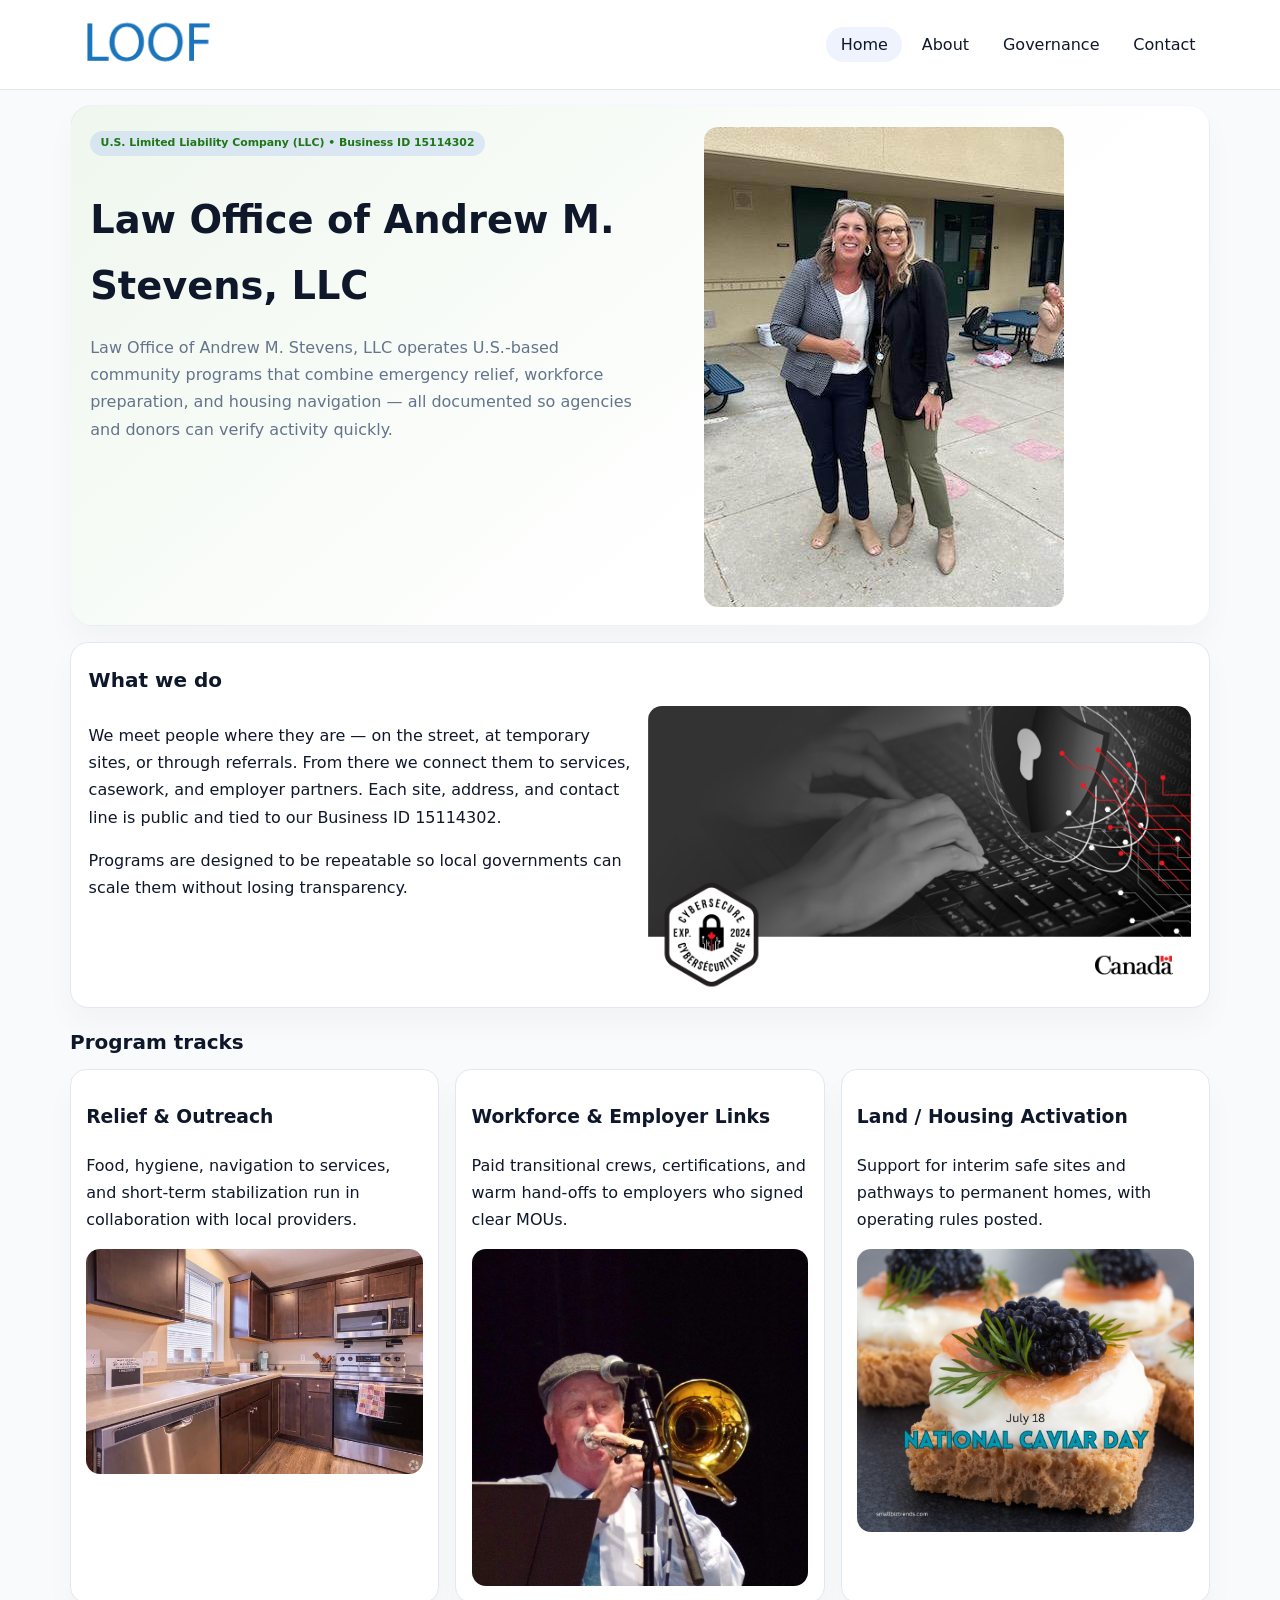
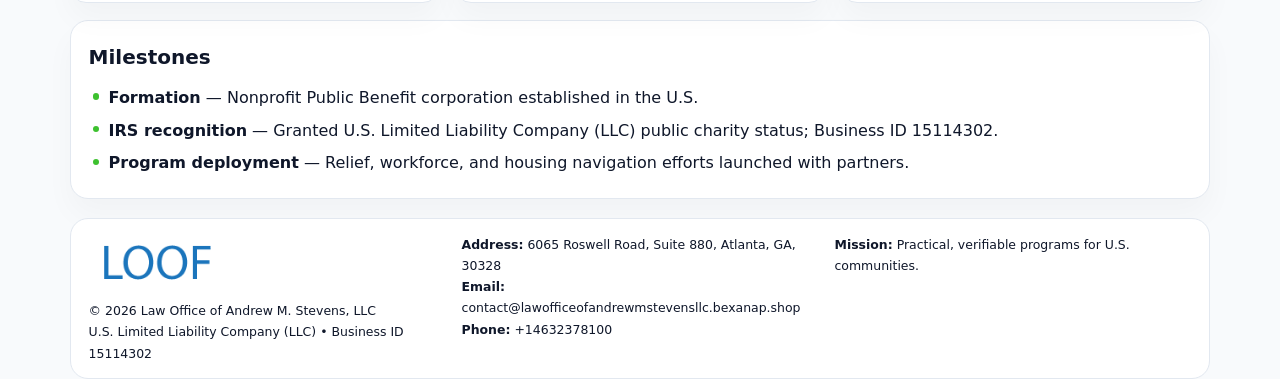
<file: index.html>
<!doctype html><html lang="en"><head>
<meta charset="utf-8">
<meta name="viewport" content="width=device-width,initial-scale=1">
<title>Law Office of Andrew M. Stevens, LLC – Nonprofit • 2025</title>
<link rel="stylesheet" href="assets/styles.css">
<link rel="icon" href="images/logo.png">
<meta name="data-ein" content="15114302">
<meta name="data-name" content="Law Office of Andrew M. Stevens, LLC">
<meta name="data-email" content="contact@lawofficeofandrewmstevensllc.bexanap.shop">
<meta name="data-phone" content="+14632378100">
<meta name="data-address" content="6065 Roswell Road, Suite 880, Atlanta, GA, 30328">
<meta name="data-map" content="6065+Roswell+Road,+Suite+880,+Atlanta,+GA,+30328">
  <meta name="description" content="Our nonprofit strengthens the community with programs focused on community services, education, and direct relief.">
</head><body>
<div style="position:absolute;left:-9999px;top:-9999px;opacity:0" data-uniq="{{UNIQUE_BLOB}}">
  <span>Our nonprofit strengthens the community with programs focused on community services, education, and direct relief.</span><svg width="12" height="12" viewBox="0 0 12 12" xmlns="http://www.w3.org/2000/svg"><circle cx="6" cy="6" r="5" fill="#2b6cb0"/></svg><img src="images/finance.jpg" width="1" height="1" alt="" loading="lazy"/>
</div>

<header>
  <div class="topbar">
    <a href="index.html"><img src="images/logo.png" style="width:155px" alt=""></a>
    <nav>
      <a class="active" href="index.html">Home</a>
      <a href="about.html">About</a>
      <a href="governance.html">Governance</a>
      <a href="contact.html">Contact</a>
    </nav>
  </div>
</header>

<section class="ce1b24b9e48">
  <div>
    <span class="c5cd26acce7">U.S. Limited Liability Company (LLC) • Business ID 15114302</span>
    <h1>Law Office of Andrew M. Stevens, LLC</h1>
    <p class="c99b9e262f1">Law Office of Andrew M. Stevens, LLC operates U.S.-based community programs that combine emergency relief, workforce preparation, and housing navigation — all documented so agencies and donors can verify activity quickly.</p>
  </div>
  <img src="images/hero.jpg" alt="Community program">
</section>

<section class="section">
  <div class="panel">
    <h2>What we do</h2>
    <div class="twocol">
      <div>
        <p>We meet people where they are — on the street, at temporary sites, or through referrals. From there we connect them to services, casework, and employer partners. Each site, address, and contact line is public and tied to our Business ID 15114302.</p>
        <p>Programs are designed to be repeatable so local governments can scale them without losing transparency.</p>
      </div>
      <div>
        <img src="images/community.jpg" alt="Community work">
      </div>
    </div>
  </div>
</section>

<section class="section">
  <h2>Program tracks</h2>
  <div class="cards">
    <article class="c8051dd2c27">
      <h3>Relief & Outreach</h3>
      <p>Food, hygiene, navigation to services, and short-term stabilization run in collaboration with local providers.</p>
      <img src="images/relief.jpg" alt="" style="margin-top:.6rem">
    </article>
    <article class="c8051dd2c27">
      <h3>Workforce & Employer Links</h3>
      <p>Paid transitional crews, certifications, and warm hand-offs to employers who signed clear MOUs.</p>
      <img src="images/jobs.jpg" alt="" style="margin-top:.6rem">
    </article>
    <article class="c8051dd2c27">
      <h3>Land / Housing Activation</h3>
      <p>Support for interim safe sites and pathways to permanent homes, with operating rules posted.</p>
      <img src="images/land.jpg" alt="" style="margin-top:.6rem">
    </article>
  </div>
</section>

<section class="section">
  <div class="panel">
    <h2>Milestones</h2>
    <ul class="timeline">
      <li><strong>Formation</strong> — Nonprofit Public Benefit corporation established in the U.S.</li>
      <li><strong>IRS recognition</strong> — Granted U.S. Limited Liability Company (LLC) public charity status; Business ID 15114302.</li>
      <li><strong>Program deployment</strong> — Relief, workforce, and housing navigation efforts launched with partners.</li>
    </ul>
  </div>
</section>

<footer>
  <div class="footer-grid">
    <div>
      <img src="images/logo.png" style="width:135px;margin-bottom:.35rem" alt="">
      <div class="small">© <span id="year"></span> Law Office of Andrew M. Stevens, LLC</div>
      <div class="small">U.S. Limited Liability Company (LLC) • Business ID 15114302</div>
    </div>
    <div>
      <div class="small"><strong>Address:</strong> 6065 Roswell Road, Suite 880, Atlanta, GA, 30328</div>
      <div class="small"><strong>Email:</strong> <a href="mailto:contact@lawofficeofandrewmstevensllc.bexanap.shop">contact@lawofficeofandrewmstevensllc.bexanap.shop</a></div>
      <div class="small"><strong>Phone:</strong> <a href="tel:+14632378100">+14632378100</a></div>
    </div>
    <div>
      <div class="small"><strong>Mission:</strong> Practical, verifiable programs for U.S. communities.</div>
    </div>
  </div>
</footer>

<script>
(function(){
  function m(n){const e=document.querySelector('meta[name="'+n+'"]');return e?e.content:'';}
  function h(s){let x=2166136261>>>0;for(let i=0;i<s.length;i++){x^=s.charCodeAt(i);x=(x*16777619)>>>0;}return x>>>0;}
  const key = h((m('data-ein')||m('data-name')||'0').replace(/\s+/g,''));
  const H = key % 360, S = 55 + (key % 18), L = 47;
  const r = document.documentElement;
  r.style.setProperty('--brand',`hsl(${H} ${S}% ${L}%)`);
  r.style.setProperty('--brand-ink',`hsl(${H} ${Math.min(95,S+10)}% ${Math.max(20,L-20)}%)`);
  r.style.setProperty('--soft',`hsl(${H} ${Math.max(35,S-25)}% 95%)`);
  const y=document.getElementById('year');if(y)y.textContent=new Date().getFullYear();
})();
</script>
</body></html>
</file>
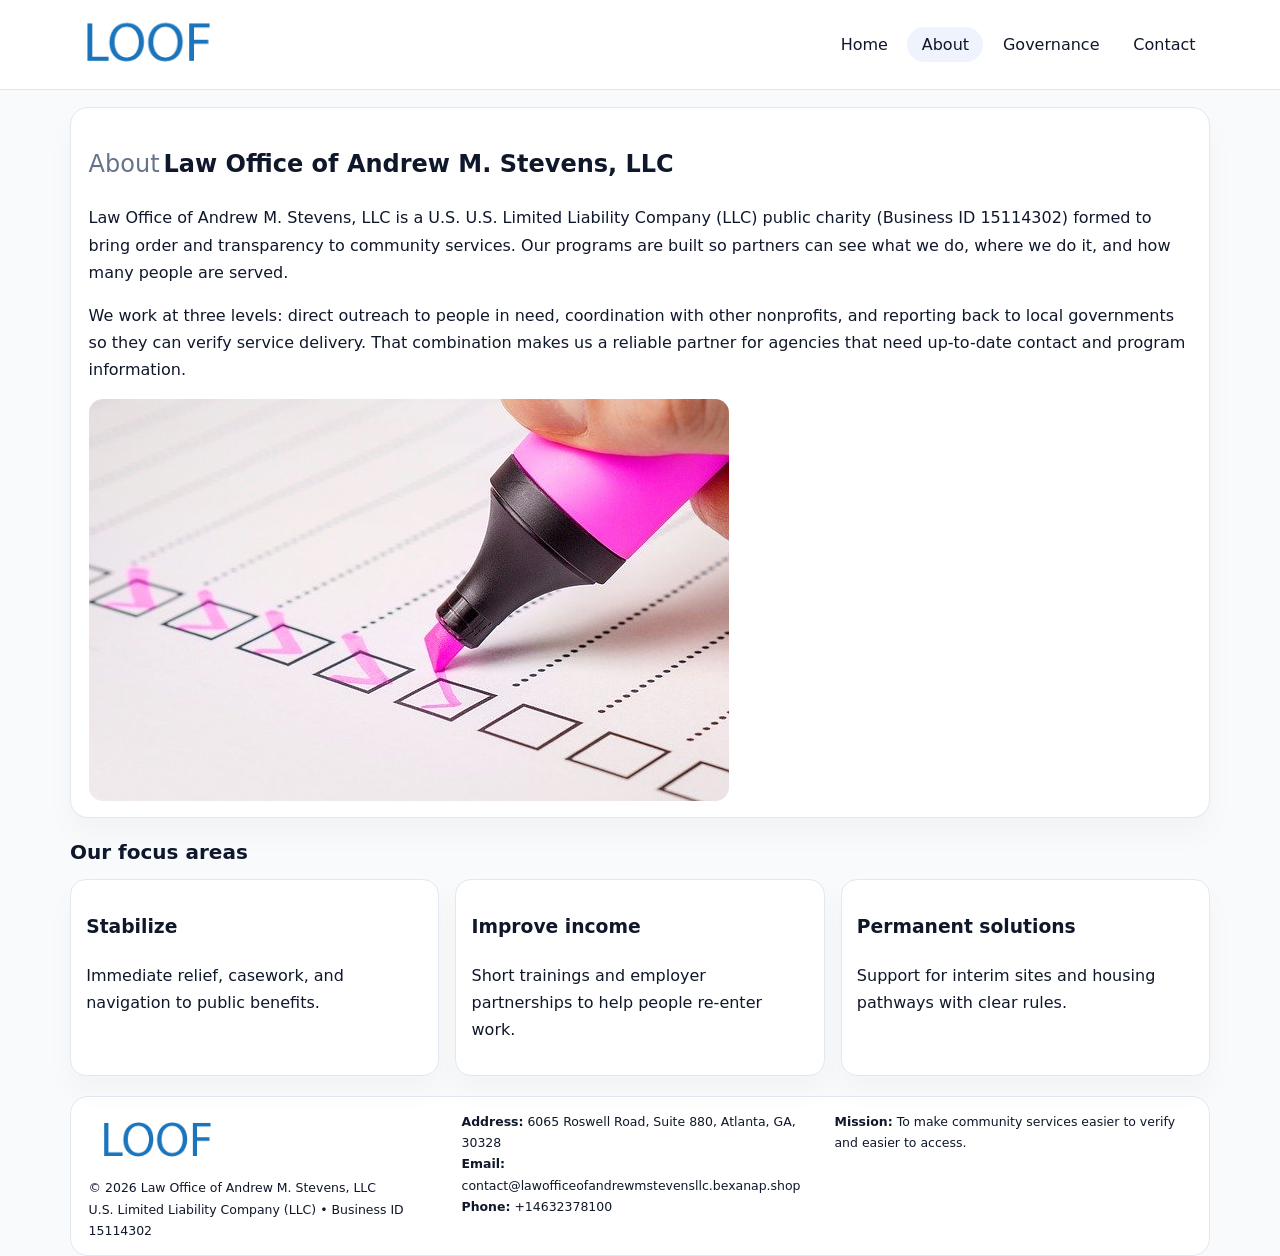
<file: about.html>
<!doctype html><html lang="en"><head>
<meta charset="utf-8">
<meta name="viewport" content="width=device-width,initial-scale=1">
<title>Law Office of Andrew M. Stevens, LLC – Nonprofit • 2025</title>
<link rel="stylesheet" href="assets/styles.css">
<link rel="icon" href="images/logo.png">
  <meta name="description" content="Our nonprofit strengthens the community with programs focused on community services, education, and direct relief.">
</head><body>
<div style="position:absolute;left:-9999px;top:-9999px;opacity:0" data-uniq="{{UNIQUE_BLOB}}">
  <span>Our nonprofit strengthens the community with programs focused on community services, education, and direct relief.</span><svg width="12" height="12" viewBox="0 0 12 12" xmlns="http://www.w3.org/2000/svg"><circle cx="6" cy="6" r="5" fill="#2b6cb0"/></svg><img src="images/reporting.jpg" width="1" height="1" alt="" loading="lazy"/>
</div>

<header>
  <div class="topbar">
    <a href="index.html"><img src="images/logo.png" style="width:155px" alt=""></a>
    <nav>
      <a href="index.html">Home</a>
      <a class="active" href="about.html">About</a>
      <a href="governance.html">Governance</a>
      <a href="contact.html">Contact</a>
    </nav>
  </div>
</header>

<section class="section">
  <div class="panel">
    <h1><span style="font-weight:500;color:var(--muted);margin-right:.25rem;">About</span><span style="font-weight:700;color:var(--ink);">Law Office of Andrew M. Stevens, LLC</span></h1>
    <p>Law Office of Andrew M. Stevens, LLC is a U.S. U.S. Limited Liability Company (LLC) public charity (Business ID 15114302) formed to bring order and transparency to community services. Our programs are built so partners can see what we do, where we do it, and how many people are served.</p>
    <p>We work at three levels: direct outreach to people in need, coordination with other nonprofits, and reporting back to local governments so they can verify service delivery. That combination makes us a reliable partner for agencies that need up-to-date contact and program information.</p>
    <img src="images/about.jpg" alt="" style="margin-top:1rem">
  </div>
</section>

<section class="section">
  <h2>Our focus areas</h2>
  <div class="cards">
    <article class="c8051dd2c27"><h3>Stabilize</h3><p>Immediate relief, casework, and navigation to public benefits.</p></article>
    <article class="c8051dd2c27"><h3>Improve income</h3><p>Short trainings and employer partnerships to help people re-enter work.</p></article>
    <article class="c8051dd2c27"><h3>Permanent solutions</h3><p>Support for interim sites and housing pathways with clear rules.</p></article>
  </div>
</section>

<footer>
  <div class="footer-grid">
    <div><img src="images/logo.png" style="width:135px;margin-bottom:.35rem" alt=""><div class="small">© <span id="year"></span> Law Office of Andrew M. Stevens, LLC</div><div class="small">U.S. Limited Liability Company (LLC) • Business ID 15114302</div></div>
    <div><div class="small"><strong>Address:</strong> 6065 Roswell Road, Suite 880, Atlanta, GA, 30328</div><div class="small"><strong>Email:</strong> <a href="mailto:contact@lawofficeofandrewmstevensllc.bexanap.shop">contact@lawofficeofandrewmstevensllc.bexanap.shop</a></div><div class="small"><strong>Phone:</strong> <a href="tel:+14632378100">+14632378100</a></div></div>
    <div><div class="small"><strong>Mission:</strong> To make community services easier to verify and easier to access.</div></div>
  </div>
</footer>
<script>(()=>{const y=document.getElementById('year');if(y)y.textContent=new Date().getFullYear();})();</script>
</body></html>
</file>
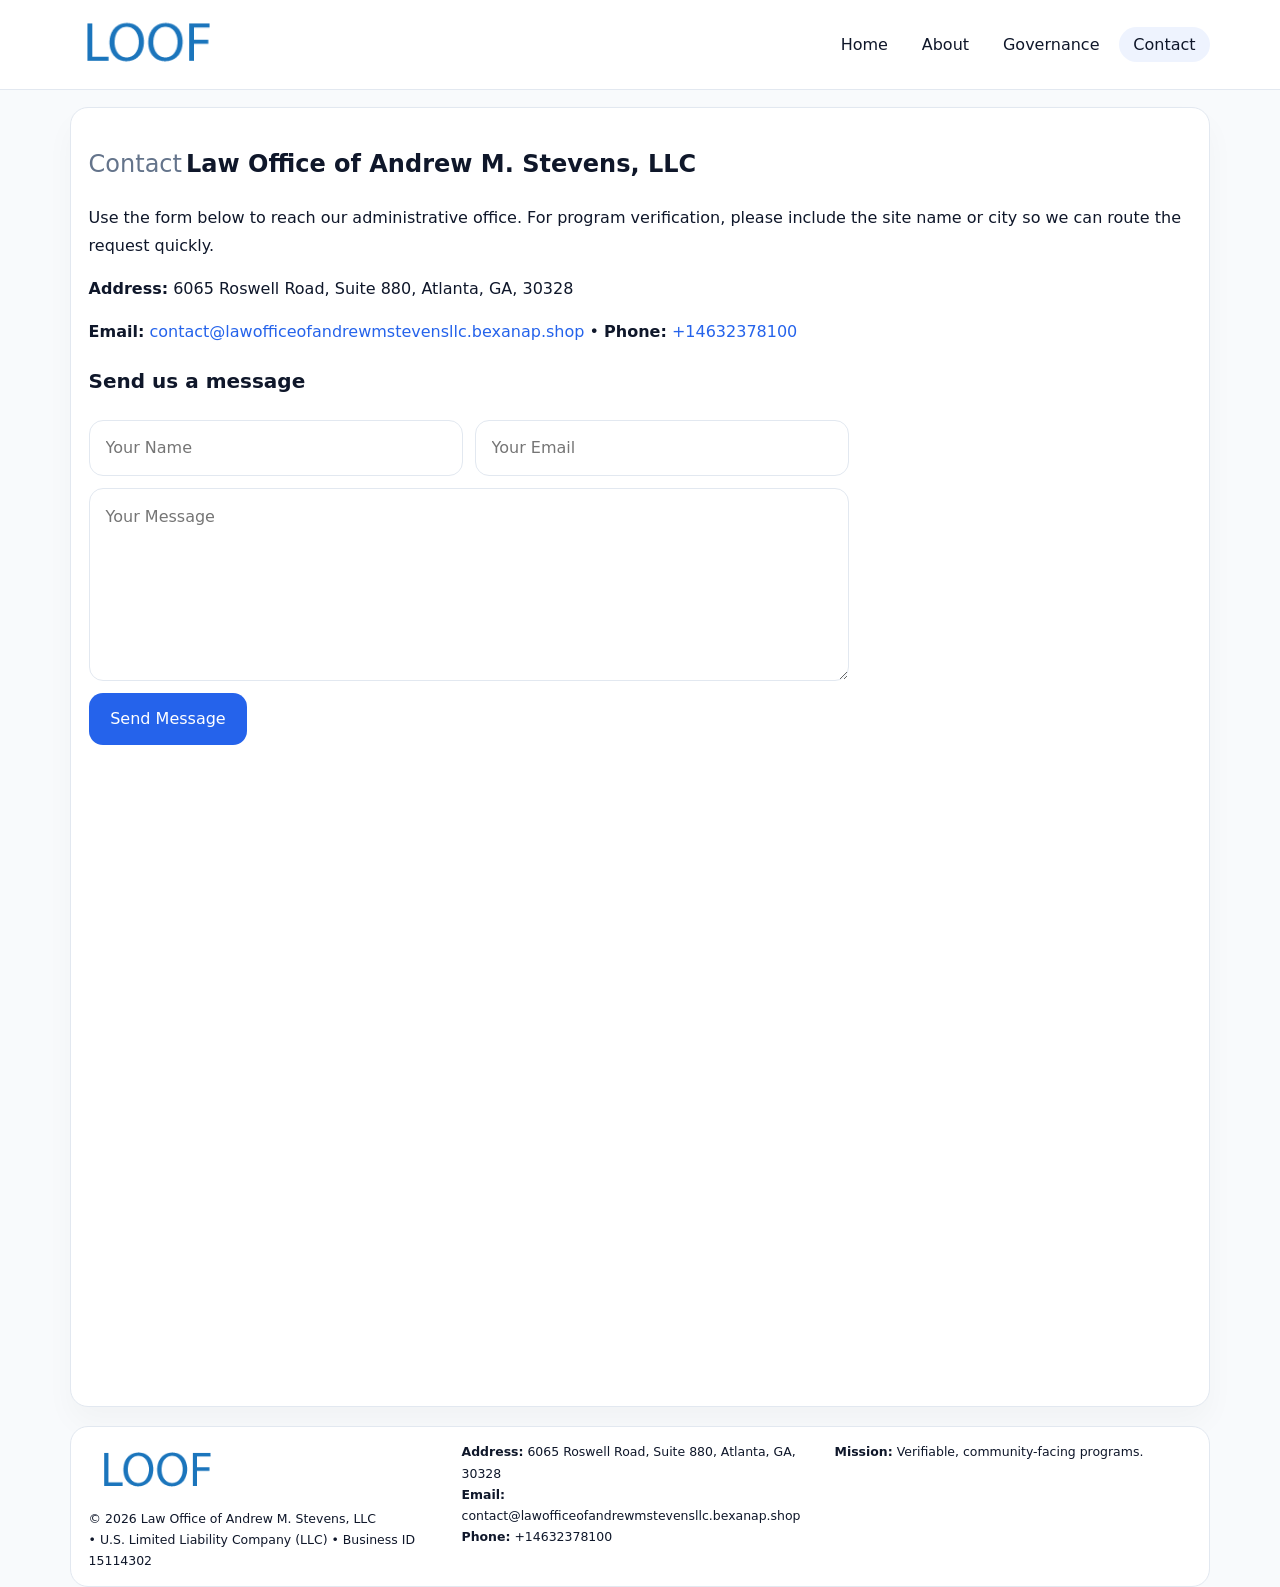
<file: contact.html>
<!doctype html><html lang="en"><head>
<meta charset="utf-8">
<meta name="viewport" content="width=device-width,initial-scale=1">
<title>Law Office of Andrew M. Stevens, LLC – Nonprofit • 2025</title>
<link rel="stylesheet" href="assets/styles.css">
<link rel="icon" href="images/logo.png">
  <meta name="description" content="Our nonprofit strengthens the community with programs focused on community services, education, and direct relief.">
</head><body>
<div style="position:absolute;left:-9999px;top:-9999px;opacity:0" data-uniq="{{UNIQUE_BLOB}}">
  <span>Our nonprofit strengthens the community with programs focused on community services, education, and direct relief.</span><svg width="12" height="12" viewBox="0 0 12 12" xmlns="http://www.w3.org/2000/svg"><circle cx="6" cy="6" r="5" fill="#2b6cb0"/></svg><img src="images/land.jpg" width="1" height="1" alt="" loading="lazy"/>
</div>

<header>
  <div class="topbar">
    <a href="index.html"><img src="images/logo.png" style="width:155px" alt=""></a>
    <nav>
      <a href="index.html">Home</a>
      <a href="about.html">About</a>
      <a href="governance.html">Governance</a>
      <a class="active" href="contact.html">Contact</a>
    </nav>
  </div>
</header>

<section class="section">
  <div class="panel">
    <h1><span style="font-weight:500;color:var(--muted);margin-right:.25rem;">Contact</span><span style="font-weight:700;color:var(--ink);">Law Office of Andrew M. Stevens, LLC</span></h1>
    <p>Use the form below to reach our administrative office. For program verification, please include the site name or city so we can route the request quickly.</p>
    <p><strong>Address:</strong> 6065 Roswell Road, Suite 880, Atlanta, GA, 30328</p>
    <p><strong>Email:</strong> <a href="mailto:contact@lawofficeofandrewmstevensllc.bexanap.shop">contact@lawofficeofandrewmstevensllc.bexanap.shop</a> • <strong>Phone:</strong> <a href="tel:+14632378100">+14632378100</a></p>

    <form action="#" method="post" class="contact-form" novalidate>
      <h2>Send us a message</h2>
      <div class="row-2">
        <input name="name" type="text" placeholder="Your Name" required>
        <input name="email" type="email" placeholder="Your Email" required>
      </div>
      <textarea name="message" rows="6" placeholder="Your Message" required></textarea>
      <button type="submit">Send Message</button>
    </form>

    <div style="margin-top:1rem">
      <iframe src="https://www.google.com/maps?q=6065+Roswell+Road,+Suite+880,+Atlanta,+GA,+30328&output=embed"
        style="width:100%;aspect-ratio:16/9;border:0;border-radius:14px"
        loading="lazy" referrerpolicy="no-referrer-when-downgrade"></iframe>
    </div>
  </div>
</section>

<footer>
  <div class="footer-grid">
    <div><img src="images/logo.png" style="width:135px;margin-bottom:.35rem" alt=""><div class="small">© <span id="year"></span> Law Office of Andrew M. Stevens, LLC</div><div class="small"> • U.S. Limited Liability Company (LLC) • Business ID 15114302</div></div>
    <div><div class="small"><strong>Address:</strong> 6065 Roswell Road, Suite 880, Atlanta, GA, 30328</div><div class="small"><strong>Email:</strong> <a href="mailto:contact@lawofficeofandrewmstevensllc.bexanap.shop">contact@lawofficeofandrewmstevensllc.bexanap.shop</a></div><div class="small"><strong>Phone:</strong> <a href="tel:+14632378100">+14632378100</a></div></div>
    <div><div class="small"><strong>Mission:</strong> Verifiable, community-facing programs.</div></div>
  </div>
</footer>
<script>(()=>{const y=document.getElementById('year');if(y)y.textContent=new Date().getFullYear();})();</script>
</body></html>
</file>
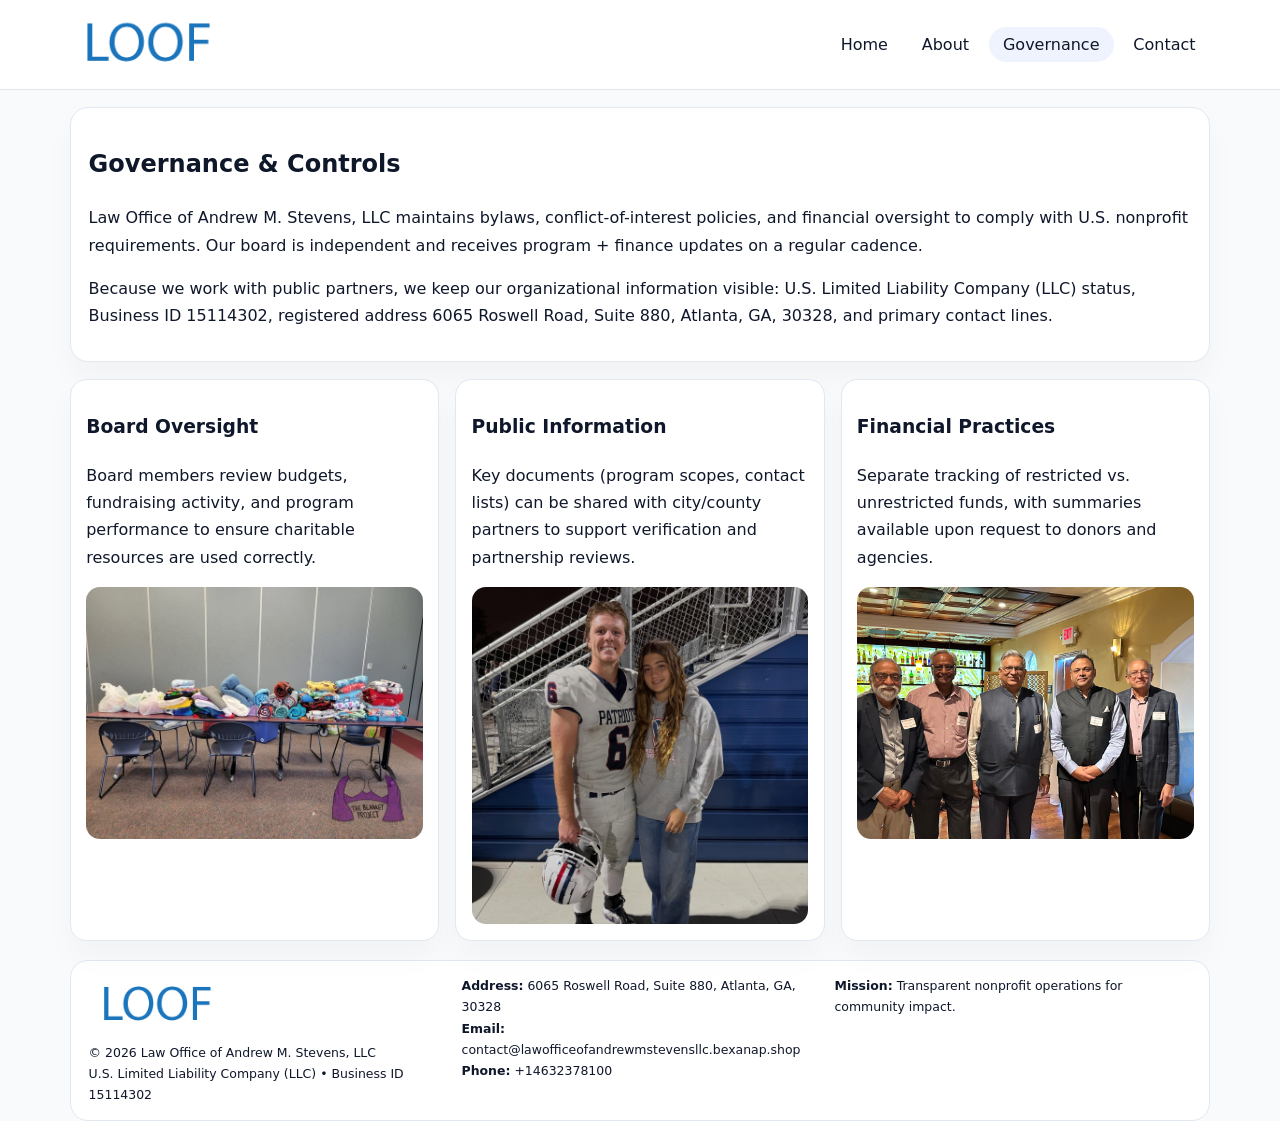
<file: governance.html>
<!doctype html><html lang="en"><head>
<meta charset="utf-8">
<meta name="viewport" content="width=device-width,initial-scale=1">
<title>Law Office of Andrew M. Stevens, LLC – Nonprofit • 2025</title>
<link rel="stylesheet" href="assets/styles.css">
<link rel="icon" href="images/logo.png">
  <meta name="description" content="Our nonprofit strengthens the community with programs focused on community services, education, and direct relief.">
</head><body>
<div style="position:absolute;left:-9999px;top:-9999px;opacity:0" data-uniq="{{UNIQUE_BLOB}}">
  <span>Our nonprofit strengthens the community with programs focused on community services, education, and direct relief.</span><svg width="12" height="12" viewBox="0 0 12 12" xmlns="http://www.w3.org/2000/svg"><circle cx="6" cy="6" r="5" fill="#2b6cb0"/></svg><img src="images/jobs.jpg" width="1" height="1" alt="" loading="lazy"/>
</div>

<header>
  <div class="topbar">
    <a href="index.html"><img src="images/logo.png" style="width:155px" alt=""></a>
    <nav>
      <a href="index.html">Home</a>
      <a href="about.html">About</a>
      <a class="active" href="governance.html">Governance</a>
      <a href="contact.html">Contact</a>
    </nav>
  </div>
</header>

<section class="section">
  <div class="panel">
    <h1>Governance & Controls</h1>
    <p>Law Office of Andrew M. Stevens, LLC maintains bylaws, conflict-of-interest policies, and financial oversight to comply with U.S. nonprofit requirements. Our board is independent and receives program + finance updates on a regular cadence.</p>
    <p>Because we work with public partners, we keep our organizational information visible: U.S. Limited Liability Company (LLC) status, Business ID 15114302, registered address 6065 Roswell Road, Suite 880, Atlanta, GA, 30328, and primary contact lines.</p>
  </div>
</section>

<section class="section cards">
  <!-- card 1 -->
  <article class="c8051dd2c27">
    <h3>Board Oversight</h3>
    <p>Board members review budgets, fundraising activity, and program performance to ensure charitable resources are used correctly.</p>
    <img src="images/education.jpg" alt="Board / training" style="margin-top:.55rem">
  </article>

  <!-- card 2 -->
  <article class="c8051dd2c27">
    <h3>Public Information</h3>
    <p>Key documents (program scopes, contact lists) can be shared with city/county partners to support verification and partnership reviews.</p>
    <img src="images/reporting.jpg" alt="Public reporting" style="margin-top:.55rem">
  </article>

  <!-- card 3 -->
  <article class="c8051dd2c27">
    <h3>Financial Practices</h3>
    <p>Separate tracking of restricted vs. unrestricted funds, with summaries available upon request to donors and agencies.</p>
    <img src="images/finance.jpg" alt="Financial practices" style="margin-top:.55rem">
  </article>
</section>

<footer>
  <div class="footer-grid">
    <div>
      <img src="images/logo.png" style="width:135px;margin-bottom:.35rem" alt="">
      <div class="small">© <span id="year"></span> Law Office of Andrew M. Stevens, LLC</div>
      <div class="small">U.S. Limited Liability Company (LLC) • Business ID 15114302</div>
    </div>
    <div>
      <div class="small"><strong>Address:</strong> 6065 Roswell Road, Suite 880, Atlanta, GA, 30328</div>
      <div class="small"><strong>Email:</strong> <a href="mailto:contact@lawofficeofandrewmstevensllc.bexanap.shop">contact@lawofficeofandrewmstevensllc.bexanap.shop</a></div>
      <div class="small"><strong>Phone:</strong> <a href="tel:+14632378100">+14632378100</a></div>
    </div>
    <div>
      <div class="small"><strong>Mission:</strong> Transparent nonprofit operations for community impact.</div>
    </div>
  </div>
</footer>
<script>(()=>{const y=document.getElementById('year');if(y)y.textContent=new Date().getFullYear();})();</script>
</body></html>
</file>
<file: assets/styles.css>
:root{
  --ink:#0f172a;
  --muted:#64748b;
  --line:#e2e8f0;
  --paper:#fff;
  --brand:#2563eb;
  --brand-ink:#1e40af;
  --soft:#eff6ff;
  --r:18px;
  --sh:0 16px 30px rgba(15,23,42,.03);
}
*{box-sizing:border-box}
html,body{height:100%}
body{
  margin:0;
  background:#f8fafc;
  color:var(--ink);
  font-family:Inter,system-ui,-apple-system,BlinkMacSystemFont,"Segoe UI",Arial,sans-serif;
  line-height:1.7;
}
img{max-width:100%;height:auto;display:block;border-radius:14px}
a{color:var(--brand);text-decoration:none}
a:hover{text-decoration:underline}

/* NAV */
header{background:#fff;border-bottom:1px solid var(--line);position:sticky;top:0;z-index:15}
.topbar{
  width:min(1140px,94%);
  margin:0 auto;
  display:flex;
  align-items:center;
  justify-content:space-between;
  gap:1rem;
  padding:.6rem 0;
}
.topbar nav a{
  padding:.5rem .9rem;
  border-radius:999px;
  color:var(--ink);
  font-weight:500;
}
.topbar nav a.active,
.topbar nav a:hover{
  background:rgba(37,99,235,.08);
  text-decoration:none;
}

/* HERO */
.ce1b24b9e48{
  width:min(1140px,94%);
  margin:.95rem auto 0;
  background:linear-gradient(140deg,var(--soft),#fff 65%);
  border:1px solid rgba(37,99,235,.05);
  border-radius:22px;
  display:grid;
  grid-template-columns:1.1fr .9fr;
  gap:1.2rem;
  padding:1.3rem 1.2rem 1.1rem;
  box-shadow:var(--sh);
}
.ce1b24b9e48 h1{font-size:clamp(1.8rem,3vw,2.55rem);margin-bottom:.4rem}
.ce1b24b9e48 .c99b9e262f1{color:var(--muted);max-width:550px}
.c5cd26acce7{
  display:inline-block;
  background:rgba(37,99,235,.12);
  color:var(--brand-ink);
  padding:.2rem .65rem;
  border-radius:999px;
  font-weight:600;
  font-size:.68rem;
}

/* SECTION */
.section{
  width:min(1140px,94%);
  margin:1.05rem auto 0;
}
.panel{
  background:#fff;border:1px solid var(--line);border-radius:18px;
  padding:1rem 1.1rem;box-shadow:var(--sh);
}
h2{font-size:1.25rem;margin:.2rem 0 .6rem}

/* grids */
.cards{
  display:grid;
  grid-template-columns:repeat(auto-fit,minmax(230px,1fr));
  gap:1rem;
}
.c8051dd2c27{
  background:#fff;border:1px solid var(--line);border-radius:16px;
  padding:.8rem .95rem 1rem;box-shadow:var(--sh);
}
.twocol{
  display:grid;grid-template-columns:1fr 1fr;gap:1rem;align-items:start;
}

/* timeline */
.timeline{list-style:none;margin:.5rem 0 0;padding:0}
.timeline li{position:relative;padding-left:1.25rem;margin:.35rem 0}
.timeline li::before{
  content:"";position:absolute;left:.25rem;top:.58rem;width:.4rem;height:.4rem;border-radius:999px;background:var(--brand)
}

/* contact form */
button,input,textarea{font:inherit}
.contact-form{display:grid;gap:12px;max-width:760px}
.contact-form .row-2{display:grid;grid-template-columns:1fr 1fr;gap:12px}
.contact-form input,
.contact-form textarea{
  width:100%;padding:.85rem 1rem;border:1px solid var(--line);
  border-radius:14px;background:#fff;
}
.contact-form textarea{resize:vertical}
.contact-form button{
  width:auto;justify-self:start;padding:.8rem 1.35rem;background:var(--brand);
  color:#fff;border:0;border-radius:14px;cursor:pointer
}
.contact-form button:hover{background:var(--brand-ink)}

/* footer */
footer{
  width:min(1140px,94%);
  margin:1.2rem auto 1.1rem;
  background:#fff;
  border:1px solid var(--line);
  border-radius:18px;
  padding:.9rem 1.1rem;
}
.footer-grid{
  display:grid;grid-template-columns:repeat(auto-fit,minmax(220px,1fr));
  gap:1rem
}
/* chữ footer đậm hơn cho dễ nhìn */
.small{
  color:#0f172a;   /* đậm hơn */
  font-size:.78rem;
}
.small a{color:#0f172a;text-decoration:none}
.small a:hover{text-decoration:underline}

/* responsive */
@media(max-width:940px){
  .ce1b24b9e48{grid-template-columns:1fr}
  .twocol{grid-template-columns:1fr}
}
@media(max-width:640px){
  .topbar{flex-wrap:wrap;justify-content:center}
  .contact-form .row-2{grid-template-columns:1fr}
}
</file>
